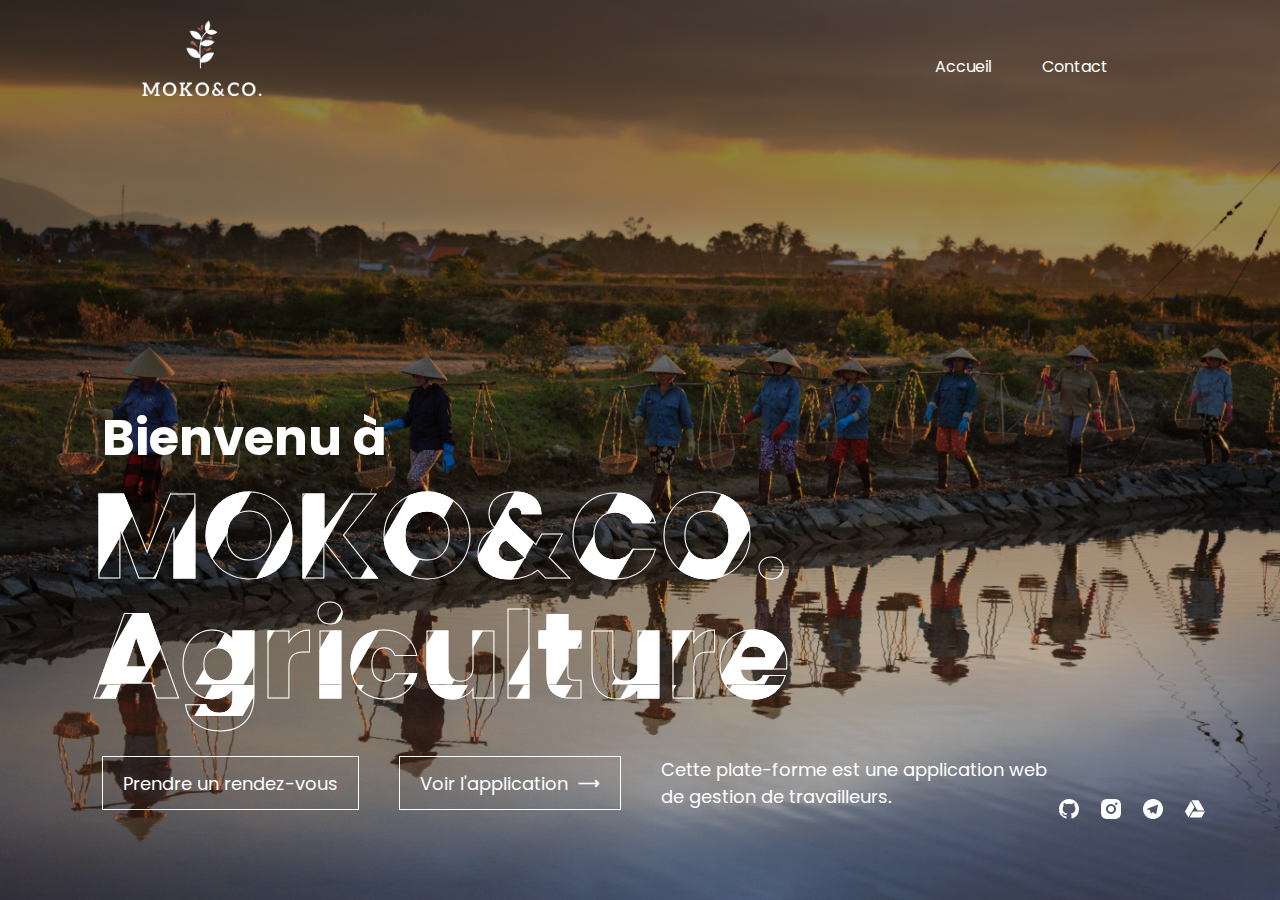
<file: index.html>
<!DOCTYPE html>
<html lang="fr">
	<head>
		<meta charset="UTF-8" />
		<meta http-equiv="X-UA-Compatible" content="IE=edge" />
		<meta name="viewport" content="width=device-width, initial-scale=1.0" />
		<link rel="stylesheet" href="CSS/style.css" />
		<title>Page d'accueil</title>
	</head>
	<body id="pageindex">
		<div class="container">
			<nav>
				<img src="IMG/Organic_Farms_blue-removebg-preview.png" alt="" class="logo" />
				<ul>
					<li><a href="#">Accueil</a></li>
					<li><a href="">Contact</a></li>
				</ul>
			</nav>

			<section class="site-container">
				<p>Bienvenu à</p>
				<h1>MOKO&CO.<br>Agriculture</h1>

				<div class="row">
					<a href="#">Prendre un rendez-vous</a>
					<a href="HTML/login.html">Voir l'application <span>&#x27f6</span></a>
					<span>
						Cette plate-forme est une application web<br />
						de gestion de travailleurs.
					</span>
				</div>
			</section>

            <section class="social-icons">
                <a href="#"><img src="IMG/github-fill.png" alt=""></a>
                <a href="#"><img src="IMG/instagram-fill.png" alt=""></a>
                <a href="#"><img src="IMG/telegram-fill.png" alt=""></a>
                <a href="https://drive.google.com/file/d/1u2ZQxyamKsgJ4JxO-kYbytfxaaEkOT_a/view?usp=sharing" target="_blank"><img src="IMG/drive-fill.png" alt=""></a>
            </section>
		</div>
	</body>
</html>
</file>
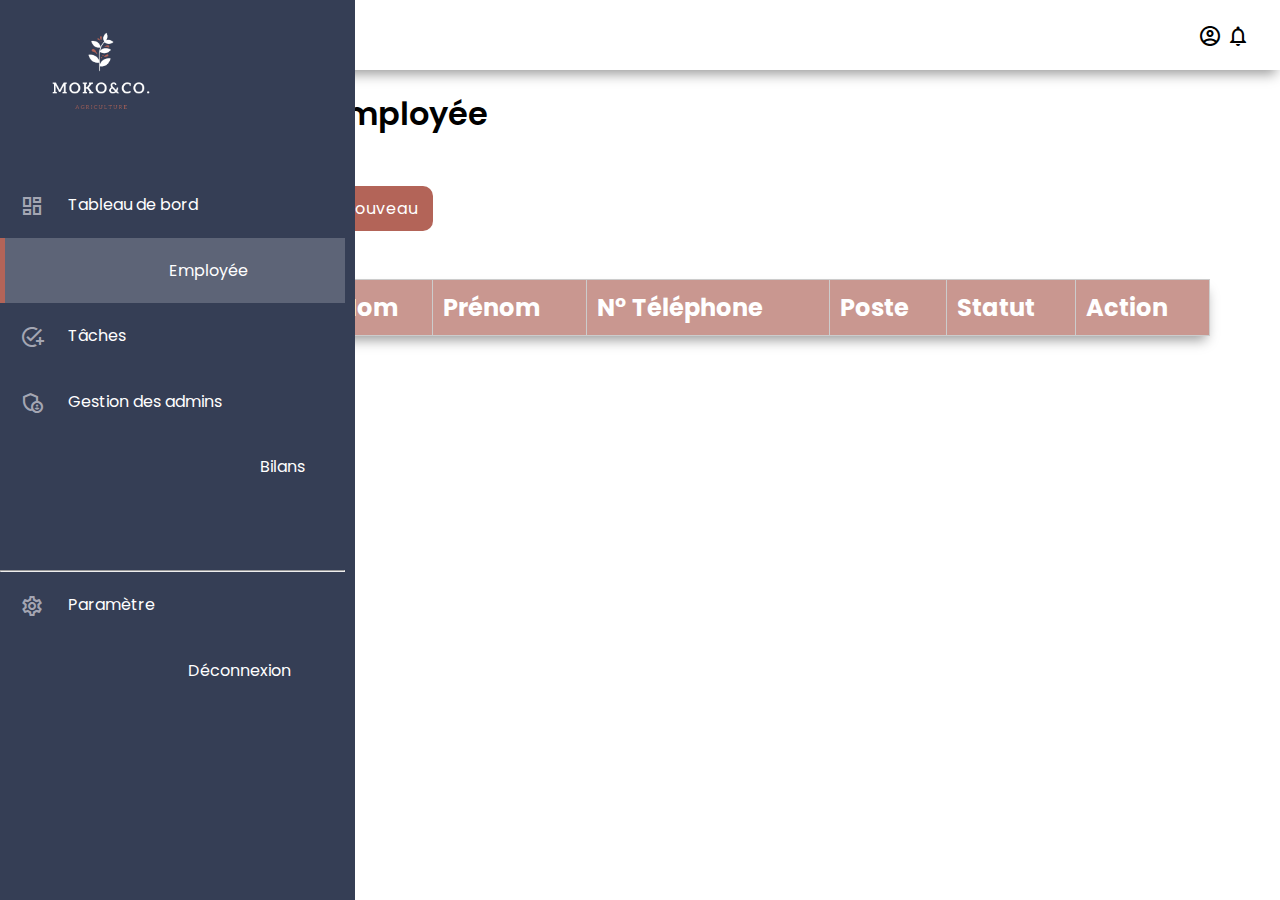
<file: HTML/employe.html>
<!DOCTYPE html>
<html lang="en">
<head>
    <meta charset="UTF-8">
    <meta http-equiv="X-UA-Compatible" content="IE=edge">
    <meta name="viewport" content="width=device-width, initial-scale=1.0">
    <title>Employee - Moko&Co</title>

    <!-- lien CSS -->
    <link rel="stylesheet" href="../CSS/style.css">
    <!-- icons avec material icons -->
    <link href="https://fonts.googleapis.com/icon?family=Material+Icons+Outlined" rel="stylesheet">
</head>
<body id="body-employe">
    <div class="grid-container">
        <header class="header">
            <div class="menu-icon">
                <span class="material-icons-outlined">
                    menu
                </span>
            </div>
            <div class="header-left">
                <span class="material-icons-outlined">
                    search
                </span>
            </div>
            <div class="header-right">
                <span class="nom_du_conect">
                    
                </span>
                <span class="material-icons-outlined">
                    account_circle
                </span>
                <span class="material-icons-outlined">
                    notifications
                </span>
            </div>
        </header>

        <aside id="sidebar">
            <div class="sidebar-title">
                <div class="sidebar-brand">
                    <span class="material-icons-outlined" title="Moko&Co">
                        <img src="../IMG/Organic_Farms_blue-removebg-preview.png" alt="" width="100%" height="100">
                    </span>
                </div>    
            </div>
            <ul class="sidebar-list">
                <li class="sidebar-list-item">
                    <span class="material-icons-outlined" title="Tableau de bord">
                        dashboard
                    </span>
                    <a href="dashboard.html"><span class="label-item">
                        Tableau de bord
                    </span> </a>
                </li> 
                <li class="sidebar-list-item sidebar-active">
                    <span class="material-icons-outlined" title="Employés">
                        badge
                    </span>
                    <a href="employe.html"><span class="label-item">
                        Employée
                    </span> </a>
                </li> 
                <li class="sidebar-list-item">
                    <span class="material-icons-outlined" title="Tâches">
                        add_task
                    </span>
                    <a href="tache.html"><span class="label-item">
                        Tâches
                    </span> </a> 
                </li> 
                <li class="sidebar-list-item">
                    <span class="material-icons-outlined" title="Gestion des admins ">
                        admin_panel_settings
                    </span>
                    <a href="login.html"><span class="label-item">
                        Gestion des admins
                    </span> </a>
                </li> 
                <li class="sidebar-list-item" style="margin-bottom:70px;">
                    <span class="material-icons-outlined" title="Moko&Co">
                        summarize
                    </span>
                    <a href="login.html"><span class="label-item">
                        Bilans
                    </span> </a>
                </li> 

                <li><hr></li>
                <li class="sidebar-list-item">
                    <span class="material-icons-outlined" title="Moko&Co">
                        settings
                    </span>
                    <a href="login.html"><span class="label-item">
                        Paramètre
                    </span> </a>
                </li> 
                <li class="sidebar-list-item">
                    <span class="material-icons-outlined" title="Moko&Co">
                        logout
                    </span>
                    <a href="login.html"><span class="label-item">
                        Déconnexion
                    </span> </a>
                </li> 
            </ul>
        </aside>

        <main class="main-container">
            <div class="main-title">
                <p class="fw-600">Employée</p>
            </div>

            <div class="main-ajout">
                <button id="btnEmploiAjout">Nouveau</button>
            </div>

            <!-- The Modal -->
            <div id="employeeModal" class="modal">

                <!-- Modal content -->
                <div class="modal-content">
                    <span class="close">&times;</span>
                    <div class="form-container">
                        <form method="post">
                            <label for="nom">Nom:</label>
                            <input class="form-control" required placeholder="Konan" type="text" id="nom" name="nom">
                            <label for="prenom">Prénom:</label>
                            <input class="form-control" required placeholder="Moise" type="prenom" id="prenom" name="prenom">
                            <label for="poste">Poste:</label>
                            <input class="form-control" required placeholder="Developeur" type="text" id="poste" name="poste">
                            <label for="telephone">Telephone:</label>
                            <input class="form-control" required placeholder="0506348232" type="number" id="telephone" name="telephone">
                            <label for="statut">Statut:</label>
                            <input class="form-control" required placeholder="2 Tâches" type="text" id="statut" name="statut">
                            <button type="submit" class="addEmployeButton">Ajouter </button>
                        </form>
                    </div>
                </div>
            </div>

            <div class="box-table">
                <table class="table-employ">
                    <thead>
                        <tr>
                            <th>Nom</th>
                            <th>Prénom</th>
                            <th>N° Téléphone</th>
                            <th>Poste</th>
                            <th>Statut</th>
                            <th>Action</th>
                        </tr>
                    </thead>

                    <tbody>
                    </tbody> 
                </table>
            </div>
        </main>
    </div>

    <!-- Lien du js -->
    <script src="../JS/employee.js"></script>
</body>
</html>
</file>
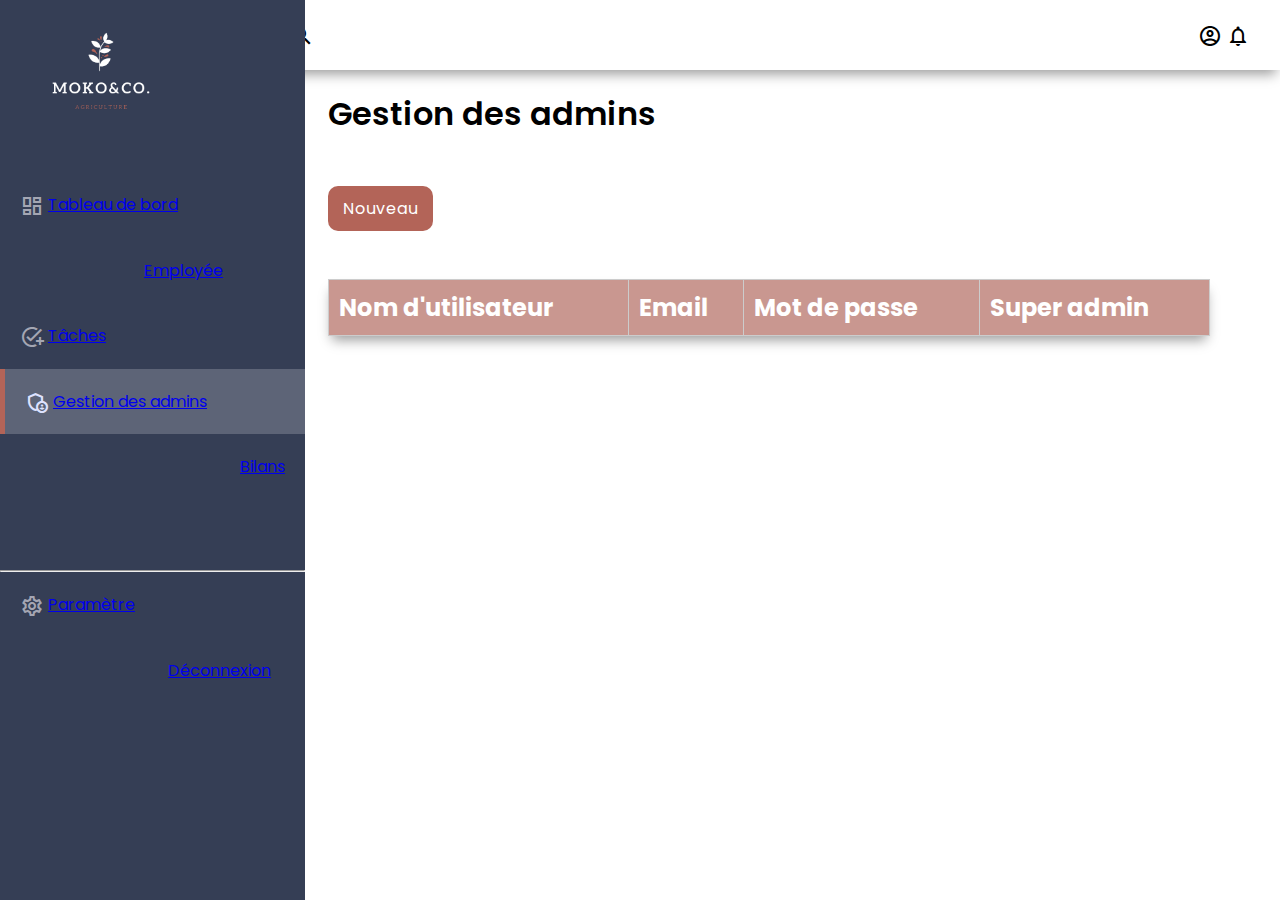
<file: HTML/gestion-admin.html>
<!DOCTYPE html>
<html lang="en">
<head>
    <meta charset="UTF-8">
    <meta http-equiv="X-UA-Compatible" content="IE=edge">
    <meta name="viewport" content="width=device-width, initial-scale=1.0">
    <title>Employee - Moko&Co</title>

    <!-- lien CSS -->
    <link rel="stylesheet" href="../CSS/gestion-ad.css">
    <!-- icons avec material icons -->
    <link href="https://fonts.googleapis.com/icon?family=Material+Icons+Outlined" rel="stylesheet">
</head>
<body id="body-employe">
    <div class="grid-container">
        <header class="header">
            <div class="menu-icon">
                <span class="material-icons-outlined">
                    menu
                </span>
            </div>
            <div class="header-left">
                <span class="material-icons-outlined">
                    search
                </span>
            </div>
            <div class="header-right">
                <span class="nom_du_conect">
                    
                </span>
                <span class="material-icons-outlined">
                    account_circle
                </span>
                <span class="material-icons-outlined">
                    notifications
                </span>
            </div>
        </header>

        <aside id="sidebar">
            <div class="sidebar-title">
                <div class="sidebar-brand">
                    <span class="material-icons-outlined" title="Moko&Co">
                        <img src="../IMG/Organic_Farms_blue-removebg-preview.png" alt="" width="100%" height="100">
                    </span>
                </div>    
            </div>
            <ul class="sidebar-list">
                <li class="sidebar-list-item">
                    <span class="material-icons-outlined" title="Tableau de bord">
                        dashboard
                    </span>
                    <a href="dashboard.html"><span class="label-item">
                        Tableau de bord
                    </span> </a>
                </li> 
                <li class="sidebar-list-item">
                    <span class="material-icons-outlined" title="Employés">
                        badge
                    </span>
                    <a href="employe.html"><span class="label-item">
                        Employée
                    </span> </a>
                </li> 
                <li class="sidebar-list-item">
                    <span class="material-icons-outlined" title="Tâches">
                        add_task
                    </span>
                    <a href="tache.html"><span class="label-item">
                        Tâches
                    </span> </a> 
                </li> 
                <li class="sidebar-list-item sidebar-active">
                    <span class="material-icons-outlined" title="Gestion des admins ">
                        admin_panel_settings
                    </span>
                    <a href="login.html"><span class="label-item">
                        Gestion des admins
                    </span> </a>
                </li> 
                <li class="sidebar-list-item" style="margin-bottom:70px;">
                    <span class="material-icons-outlined" title="Moko&Co">
                        summarize
                    </span>
                    <a href="login.html"><span class="label-item">
                        Bilans
                    </span> </a>
                </li> 

                <li><hr></li>
                <li class="sidebar-list-item">
                    <span class="material-icons-outlined" title="Moko&Co">
                        settings
                    </span>
                    <a href="login.html"><span class="label-item">
                        Paramètre
                    </span> </a>
                </li> 
                <li class="sidebar-list-item">
                    <span class="material-icons-outlined" title="Moko&Co">
                        logout
                    </span>
                    <a href="login.html"><span class="label-item">
                        Déconnexion
                    </span> </a>
                </li> 
            </ul>
        </aside>

        <main class="main-container">
            <div class="main-title">
                <p class="fw-600">Gestion des admins</p>
            </div>

            <div class="main-ajout">
                <button id="btnEmploiAjout">Nouveau</button>
            </div>

            <!-- The Modal -->
            <div id="employeeModal" class="modal">

                <!-- Modal content -->
                <div class="modal-content">
                    <span class="close">&times;</span>
                    <div class="form-container">
                        <form method="post">
                            <label for="username">Username:</label>
                            <input class="form-control" required placeholder="Konan" type="text" id="username" name="username">
                            <label for="email">Email:</label>
                            <input class="form-control" required placeholder="mokonan99@gmail.com" type="email" id="email" name="email">
                            <label for="password">Mot de passe:</label>
                            <input class="form-control" required placeholder="" type="password" id="password" name="password">
                            <button type="submit" class="addEmployeButton">Créer </button>
                        </form>
                    </div>
                </div>
            </div>

            <div class="box-table">
                <table class="table-employ">
                    <thead>
                        <tr>
                            <th>Nom d'utilisateur</th>
                            <th>Email</th>
                            <th>Mot de passe</th>
                            <th>Super admin</th>
                        </tr>
                    </thead>

                    <tbody>
                    </tbody> 
                </table>
            </div>
        </main>
    </div>

    <!-- Lien du js -->
    <script src="../JS/gestion-ad.js"></script>
</body>
</html>
</file>
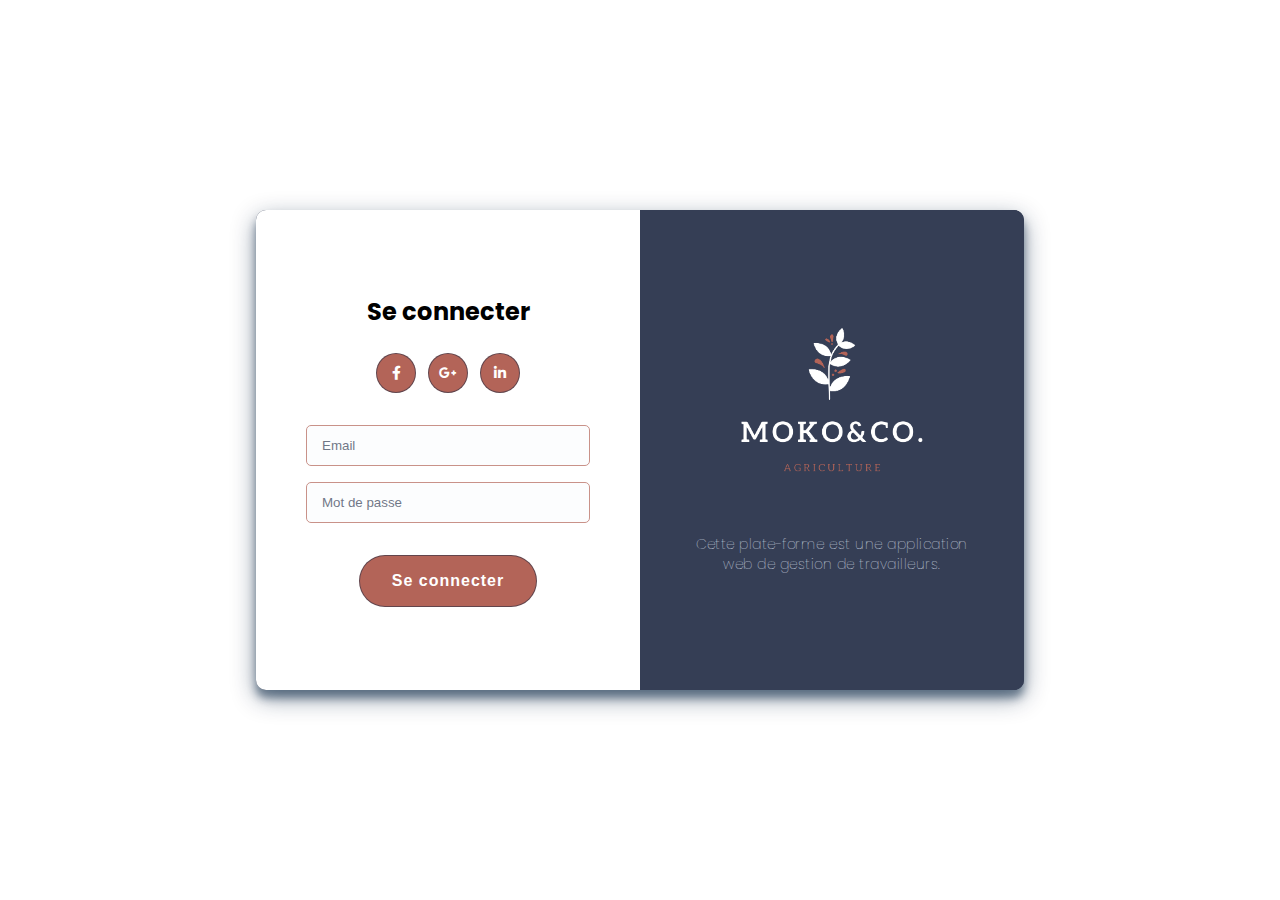
<file: HTML/login.html>
<!DOCTYPE html>
<html lang="fr">

<head>
	<meta charset="utf-8" />
	<title>Connexion - Moko&Co</title>
	<link rel="stylesheet" href="../CSS/form_.css" />
	<link rel="stylesheet" href="https://cdnjs.cloudflare.com/ajax/libs/font-awesome/5.14.0/css/all.min.css" />
</head>

<body>
	<div class="container" id="container">
		<div class="form-container login-container">
			<form action="#">
				<h1>Se connecter</h1>
				<div class="social-container">
					<a href="#"><i class="fab fa-facebook-f"></i></a>
					<a href="#"><i class="fab fa-google-plus-g"></i></a>
					<a href="#"><i class="fab fa-linkedin-in"></i></a>
				</div>
				<!-- <span>Je n'ai pas de compte</span> -->
				<input type="email" placeholder="Email" id="email">
				<input type="password" placeholder="Mot de passe" id="password">
				<button class="btn-login">Se connecter</button>
			</form>
		</div>

		<div class="overlay-container">
			<div class="overlay">
				<div class="overlay-panel overlay-right">
                    <a href="../index.html"><img src="../IMG/Organic_Farms_blue-removebg-preview.png" alt="" width="100%"></a>
					<p>
						Cette plate-forme est une application web
						de gestion de travailleurs.
					</p>
				</div>
			</div>
		</div>
	</div>

	<script src="../JS/login.js" charset="utf-8"></script>
</body>

</html>
</file>
<file: CSS/style.css>
/* Import google font */
@import url('https://fonts.googleapis.com/css2?family=Poppins:ital,wght@0,100;0,200;0,300;0,400;0,600;0,700;1,100;1,200&display=swap');

/* LES STYLES PAR DEFAUTS */
*,
*::before,
*::after {
	box-sizing: border-box;
	margin: 0;
	padding: 0;
	outline: none;
	font-family: 'Poppins', sans-serif;
}

:root {
	--background-color1: #353E55;
	--background-color3: #ffffff;
	--background-color4: #F7F8FC;
	--primary-color: #B36458;
	--secondary-color: #B36458;
	--Border-color: #ffffff2e;
	--one-use-color: #B36458;
	--two-use-color: #b36458b7;
}

button.ghost {
	background-color: transparent;
}

button {
	background-color: #B36458;
	color: #fff;
	border: none;
	font-size: 16px;
	padding: 10px 15px;
	/* margin-top: 24px; */
	letter-spacing: 1px;
	border-radius: 10px;
	border-color: rgba(0, 32, 63, .45);
	transition: .2s ease-in;
}

button:hover {
	cursor: pointer;
	background-color: #fff;
	color: #B36458;
	border: 1px solid #B36458;
}

button:active {
	transform: scale(.95);
}



/* =========== START PAGE ACCUEIL =========== */

#pageindex .container {
	position: relative;
	height: 100vh;
	width: 100%;
	background: linear-gradient(rgba(0, 0, 0, 0.5), rgba(0, 0, 0, 0.1)), url('../IMG/baniere1.jpg');
	background-size: cover;
	background-position: center;
	padding: 0 8%;
}

nav {
	display: flex;
	justify-content: space-between;
	align-items: center;
	flex-wrap: wrap;
	padding: 5px 0;
}

nav .logo {
	width: 200px;
	cursor: pointer;
}

nav .cart {
	width: 40px;
	cursor: pointer;
}

nav ul {
	display: flex;
	justify-content: flex-end;
	flex: 1;
	padding-right: 40px;
	text-align: right;
	list-style-type: none;
}

ul li {
	margin-right: 10px;
}

ul li a {
	position: relative;
	padding: 10px 20px;
	text-decoration: none;
	color: #fff;
	font-size: 16px;
}

ul li a::after {
	content: '';
	position: absolute;
	bottom: 0;
	right: 0;
	width: 0;
	transform: translateX(-50%) translateY(-5px);
	height: 3px;
	background: #353E55;
	transition: 0.3s;
}

ul li a:hover::after {
	width: 38%;
}

.site-container {
	position: absolute;
	bottom: 10%;
	color: #fff;
}

.site-container p {
	font-size: 50px;
	font-weight: bold;
}

.site-container h1 {
	font-size: 120px;
	line-height: 120px;
	margin-left: -10px;
	color: transparent;
	-webkit-text-stroke: 1px white;
	background: url('../IMG/pattern.png');
	-webkit-background-clip: text;
	background-clip: text;
	background-position: 0 0;
	animation: animate 20s linear 2s infinite alternate;
}

@keyframes animate {
	100% {
		background-position: -500px 0;
	}
}

.site-container .row {
	display: flex;
	justify-content: center;
	flex-wrap: wrap;
	margin-top: 40px;
}

.row a {
	display: flex;
	align-items: center;
	padding: 5px 20px;
	text-decoration: none;
	color: #fff;
	border: 1px solid #fff;
	margin-right: 40px;
	font-size: 18px;
	transition: 0.3s;
}

.row a:hover {
	background-color: #fff;
	color: #000;
}

.row a span {
	font-size: 15px;
	font-weight: bold;
	line-height: 2;
	margin-left: 10px;
}

.row span {
	font-size: 18px;
}

.social-icons {
	position: absolute;
	right: 5%;
	bottom: 8%;
}

.social-icons a {
	padding: 5px;
	margin-right: 4px;
}

/* =========== END PAGE ACCUEIL =========== */

/* ***********************************************
*********************************************** */

/* =========== START PAGE DASHBORD =========== */

#body-dashbord{
	background: #F7F8FC;
}

.material-icons-outlined{
	vertical-align: middle;
	line-height: 1px;
}

.grid-container{
	display: grid;
	grid-template-columns: 260px 1fr 1fr 1fr;
	grid-template-rows: 0.2fr 3fr;
	grid-template-areas: 'sidebar header header header' 'sidebar main main main';
	height: 100vh;
}

/* ==== Header ==== */
.header{
	grid-area: header;
	height: 70px;
	display: flex;
	justify-content: space-between;
	align-items: center;
	padding: 0 30px;
	box-shadow: 0 8px 12px -4px rgba(0, 0, 0, 0.4);
	/* background-color: #234; */
}

.menu-icon{
	display: none;
}

/* ==== Sidebar ==== */
#sidebar{
	grid-area: sidebar;
	color: #A4A6B3;
	height: 100%;
	overflow-y: auto;
	transition: all .3s ease-in;
	background-color: #353E55;
	position: fixed;
}

.sidebar-title{
	display: flex;
	justify-content: space-between;
	align-items: center;
	padding: 20px;
	margin-bottom: 32px;
	color: #000;
}

.sidebar-brand{
	font-size: 20px;
	font-weight: 300;
}

.sidebar-list{
	padding: 0;
	margin-top: 16px;
	list-style-type: none;
}

.sidebar-active, .body-employe .sidebar-active{
	border-left: 5px solid #B36458;
	background-color: rgba(255, 255, 255, 0.2);
	color: #DDE2FF;
	cursor: pointer;
}

.sidebar-list-item{
	padding: 20px;
	transition: .3s ease-in;
}

.sidebar-list-item:hover{
	background-color: rgba(255, 255, 255, 0.2);
	color: #DDE2FF;
	cursor: pointer;
}

/* ==== Main ==== */
.main-container{
	grid-area: main;
	overflow-y: auto;
	padding: 20px;
	/* background-color: #ADE; */
}

.main-title{
	display: flex;
	justify-content: space-between;
	margin-left: 3rem;
	margin-bottom: 2rem;
}


.box-container {
	display: flex;
	justify-content: space-evenly;
	align-items: center;
	flex-wrap: wrap;
	gap: 50px;
	margin: 70px auto;
}


.box {
	height: 150px;
	width: 300px;
	border-radius: 20px;
	box-shadow: 3px 3px 10px rgba(0, 30, 87, 0.751);
	padding: 20px;
	display: flex;
	align-items: center;
	justify-content: space-around;
	cursor: pointer;
	transition: transform 0.3s ease-in-out;
}

.box:hover {
	transform: scale(1.08);
}
	

.box:nth-child(1) {
	background-color: var(--one-use-color);
}

.box:nth-child(2) {
	background-color: var(--two-use-color);
}

.box:nth-child(3) {
	background-color: var(--one-use-color);
}

.box:nth-child(4) {
	background-color: var(--two-use-color);
}
	

.box img {
	height: 50px;
}

.box .text {
	color: white;
}

.topic {
	font-size: 13px;
	font-weight: 400;
	letter-spacing: 1px;
}
	
.topic-heading {
	font-size: 30px;
	letter-spacing: 3px;
}


.stats{
	display: grid;
	grid-template-columns: 1fr 1fr;
	gap: 70px;
	margin-left: 80px;
	margin-right: 80px;
}

.stats-card{
	background-color: #F7F8FC;
	padding: 25px;
	margin-bottom: 20px;

	border: 1px solid rgb(194, 194, 194);
	box-shadow: 0 8px 12px -4px rgba(0, 0, 0, 0.4);
}

.stat-title{
	display: flex;
	align-items: center;
	justify-content: center;
	font-size: 24px;
	font-weight: 600;
}
.fw-600{
	font-weight: 600;
	font-size: 2rem;
}

.fw-200{
	font-weight: 200;
}


/* ========= dashboard.RESPONSIVE =========== */

@media screen and (max-width: 1273px) {
	.card-inner > span{
		display: none;
	}

	.sidebar-brand > img{
		width: 100%;
	}
}

/* *md mw <= 992px */

@media screen and (max-width: 992px) {
	.grid-container{
		grid-template-columns: 120px 1fr;
		grid-template-areas: 'sidebar header' 'sidebar main';
	}

	#sidebar{
		width: 20%;
	}

	.sidebar-brand > img{
		width: 100%;
	}

	.sidebar-title{
		justify-content: center;
	}

	.sidebar-title > span{
		display: inline;
	}

	.sidebar-brand > .label-title{
		display: none;
	}

	.sidebar-list{
		text-align: center;
	}

	.sidebar-list-item > .label-item{
		display: none;
	}

	.sidebar-list-item > :not(.label-item),
	.sidebar-brand > :not(.label-title){
		font-size: 16px;
	}
}

/* *sm mw <= 768px */

@media screen and (max-width: 768px) {
	.grid-container{
		position: relative;
		grid-template-columns: 1fr;
		grid-template-areas: 'header' 'main';
	}

	.sidebar-brand > img{
		width: 100%;
	}

	.main-title{
		display: flex;
		justify-content: space-between;
		margin-left: 1rem;
		margin-bottom: .2rem;
	}
	
	.main-title > p{
		font-size: 1.5rem;
	}
	
	.box-container {
		display: flex;
		justify-content: space-evenly;
		align-items: center;
		flex-wrap: wrap;
		gap: 50px;
		margin: 70px auto;
	}
	
	

	.card-inner > span{
		display: block;
	}

	.main-cards{
		grid-template-columns: 1fr;
		gap: 10px;
		margin-bottom: 0;
	}

	.stats{
		grid-template-columns: 1fr;
		margin-top: 30px;
	}

	#sidebar{
		position: absolute;
		width: 120px;
		transform: translateX(-120px);
	}

	.menu-icon{
		display: flex;
		justify-content: center;
		align-items: center;
		width: 40px;
		height: 40px;
		cursor: pointer;
		transition: .3s ease-in;
	}

	.menu-icon:hover{
		background-color: rgba(0, 0, 0, 0.2);
		cursor: pointer;
	}

	.sidebar-responsive{
		display: block;
		transform: translateX(0) !important;
	}

	.sidebar-responsive + .main-container, .header-responsive{
		width: calc(100% - 120px);
		transform: translateX(120px);
		transition: .3s ease-in;
		overflow-x: hidden;
	}

	.stats-card *{
		width: 100% !important;
	}
}

/* *xs mw <= 576px */

@media screen and (max-width: 576px) {

	.sidebar-brand > img{
		width: 100%;
	}

	#sidebar{
		width: 70px;
	}

	.sidebar-responsive + .main-container, .header-responsive{
		width: calc(100% - 70px);
		transform: translateX(70px);
	}

	.stats{
		display: flex;
		flex-direction: column;	
		width: 100%;
		margin: 0;
	}
}

/* =========== END PAGE DASHBORD =========== */

/* ***********************************************
*********************************************** */

/* =========== START PAGE EMPLOYEE =========== */

.main-ajout{
	margin: 3rem;
}

.table-employ{
	width: 90%;
	border-collapse: collapse;
	margin-left: 3rem;
	box-shadow: 0 8px 12px -4px rgba(0, 0, 0, 0.4);
}

.table-employ > thead > tr{
	font-size: 24px;
	font-weight: normal;
}

th, td{
	padding: 10px;
	text-align: left;
	border: 1px solid #ccc;
}

th{
	background-color: #b36458a1;
	color: #fff;
}

tr:nth-child(odd){
	background-color: #eee;
}

.btn-addTache{
	background-color: #B36458;
	color: #fff;
	margin: none;
	font-size: 6px;
	letter-spacing: 1px;
	border-radius: 5px;
	border-color: rgba(0, 32, 63, .45);
	box-shadow: 0 8px 12px -4px rgba(0, 0, 0, 0.4);
	transition: .2s ease-in;
}

/* The Modal (background) */
.modal {
    display: none; /* Hidden by default */
    position: fixed; /* Stay in place */
    z-index: 1; /* Sit on top */
    padding-top: 100px; /* Location of the box */
    left: 0;
    top: 0;
    width: 100%; /* Full width */
    height: 100%; /* Full height */
    overflow: auto; /* Enable scroll if needed */
    background-color: rgb(0, 0, 0); /* Fallback color */
    background-color: rgba(0, 0, 0, 0.4); /* Black w/ opacity */
}
  
  /* Modal Content */
  .modal-content {
    background-color: #fefefe;
    margin: auto;
    padding: 20px;
    border: 1px solid #888;
    width: 50%;
  }
  
  /* The Close Button */
  .close {
    color: #aaaaaa;
    float: right;
    font-size: 28px;
    font-weight: bold;
  }
  
  .close:hover,
  .close:focus {
    color: #000;
    text-decoration: none;
    cursor: pointer;
  }
  
  .form-control {
    width: 80%;
    padding: 12px 20px;
    margin: 8px 0;
    display: inline-block;
    border: 1px solid #ccc;
    border-radius: 4px;
    box-sizing: border-box;
  }



  .container {
	width: 960px;
	padding-right: 15px;
	padding-left: 15px;
	margin-right: auto;
	margin-left: auto;
  }
  
  .count {
	color: #04aa6d;
  }
  
  .title-content {
	display: flex;
	justify-content: space-between;
	align-items: center;
  }
  
  #addContactModalButton {
	background-color: #04aa6d;
	color: white;
	border: 1px solid #04aa6d;
	padding: 5px 15px;
	cursor: pointer;
  }
  
  .addEmployeButton {
	background-color: #B36458;
	color: white;
	border: 1px solid #0470aa;
	padding: 14px 20px;
	cursor: pointer;
	width: 20%;
	text-align: center;
	border: none;
  }
  
  .table {
	border-collapse: collapse;
	width: 100%;
  }
  
  .table td,
  .table th {
	border: 1px solid #ddd;
	padding: 8px;
  }
  
  .table tr:hover {
	background-color: #ddd;
  }
  
  .table th {
	padding-top: 12px;
	padding-bottom: 12px;
	text-align: left;
	background-color: #04aa6d;
	color: white;
  }
  
  .delete-btn {
	background-color: rgba(224, 86, 86, 0.714);
	color: white;
	/* border: 1px solid red; */
	padding: 5px 15px;
	cursor: pointer;
  }
  
  /* The Modal (background) */
  .modal {
	display: none; /* Hidden by default */
	position: fixed; /* Stay in place */
	z-index: 1; /* Sit on top */
	padding-top: 100px; /* Location of the box */
	left: 0;
	top: 0;
	width: 100%; /* Full width */
	height: 100%; /* Full height */
	overflow: auto; /* Enable scroll if needed */
	background-color: rgb(0, 0, 0); /* Fallback color */
	background-color: rgba(0, 0, 0, 0.4); /* Black w/ opacity */
  }
  
  /* Modal Content */
  .modal-content {
	background-color: #fefefe;
	margin: auto;
	padding: 20px;
	border: 1px solid #888;
	width: 50%;
  }
  
  /* The Close Button */
  .close {
	color: #aaaaaa;
	float: right;
	font-size: 28px;
	font-weight: bold;
  }
  
  .close:hover,
  .close:focus {
	color: #000;
	text-decoration: none;
	cursor: pointer;
  }
  
  .form-control {
	width: 100%;
	padding: 12px 20px;
	margin: 8px 0;
	display: inline-block;
	border: 1px solid #ccc;
	border-radius: 4px;
	box-sizing: border-box;
  }

/* ========= employee.RESPONSIVE =========== */
@media screen and (max-width: 968px){
	#sidebar{
		width: 15%;
	}
	.sidebar-list-item > a{
		display: none;
	}
}


@media screen and (max-width: 767px){
	.box-table{
		margin-left: -4rem;
		width: 100%;
	}
}


@media screen and (max-width: 700px) {

	.main-ajout{
		margin-left: 3rem;
	}

	.table-employ, thead, tbody, tr, th, td{
		display: block;
		width: 100%;
	}

	td{
		padding-left: 150px;
		position: relative;
		margin-top: -1px;
		background-color: #fff;
	}

	td:nth-child(odd){
		background-color: #eee;
	}

	thead{
		display: none;
	}

	td::before{
		padding: 10px;
		content: attr(data-label);
		position: absolute;
		top: 0;
		left: 0;
		width: 130px;
		bottom: 0;
		background-color: #000;
		color: #fff;
		display: flex;
		font-weight: bold;
	}

	tr{
		margin-bottom: 1rem;
	}
}

/* =========== END PAGE EMPLOYEE =========== */
</file>
<file: CSS/gestion-ad.css>
/* Import google font */
@import url('https://fonts.googleapis.com/css2?family=Poppins:ital,wght@0,100;0,200;0,300;0,400;0,600;0,700;1,100;1,200&display=swap');

/* LES STYLES PAR DEFAUTS */
*,
*::before,
*::after {
	box-sizing: border-box;
	margin: 0;
	padding: 0;
	outline: none;
	font-family: 'Poppins', sans-serif;
}

:root {
	--background-color1: #353E55;
	--background-color3: #ffffff;
	--background-color4: #F7F8FC;
	--primary-color: #B36458;
	--secondary-color: #B36458;
	--Border-color: #ffffff2e;
	--one-use-color: #B36458;
	--two-use-color: #b36458b7;
}

button.ghost {
	background-color: transparent;
}

button {
	background-color: #B36458;
	color: #fff;
	border: none;
	font-size: 16px;
	padding: 10px 15px;
	/* margin-top: 24px; */
	letter-spacing: 1px;
	border-radius: 10px;
	border-color: rgba(0, 32, 63, .45);
	transition: .2s ease-in;
}

button:hover {
	cursor: pointer;
	background-color: #fff;
	color: #B36458;
	border: 1px solid #B36458;
}

button:active {
	transform: scale(.95);
}


/* =========== START PAGE DASHBORD =========== */

#body-dashbord{
	background: #F7F8FC;
}

.material-icons-outlined{
	vertical-align: middle;
	line-height: 1px;
}

.grid-container{
	display: grid;
	grid-template-columns: 260px 1fr 1fr 1fr;
	grid-template-rows: 0.2fr 3fr;
	grid-template-areas: 'sidebar header header header' 'sidebar main main main';
	height: 100vh;
}

/* ==== Header ==== */
.header{
	grid-area: header;
	height: 70px;
	display: flex;
	justify-content: space-between;
	align-items: center;
	padding: 0 30px;
	box-shadow: 0 8px 12px -4px rgba(0, 0, 0, 0.4);
	/* background-color: #234; */
}

.menu-icon{
	display: none;
}

/* ==== Sidebar ==== */
#sidebar{
	grid-area: sidebar;
	color: #A4A6B3;
	height: 100%;
	overflow-y: auto;
	transition: all .3s ease-in;
	background-color: #353E55;
	position: fixed;
}

.sidebar-title{
	display: flex;
	justify-content: space-between;
	align-items: center;
	padding: 20px;
	margin-bottom: 32px;
	color: #000;
}

.sidebar-brand{
	font-size: 20px;
	font-weight: 300;
}

.sidebar-list{
	padding: 0;
	margin-top: 16px;
	list-style-type: none;
}

.sidebar-active, .body-employe .sidebar-active{
	border-left: 5px solid #B36458;
	background-color: rgba(255, 255, 255, 0.2);
	color: #DDE2FF;
	cursor: pointer;
}

.sidebar-list-item{
	padding: 20px;
	transition: .3s ease-in;
}

.sidebar-list-item:hover{
	background-color: rgba(255, 255, 255, 0.2);
	color: #DDE2FF;
	cursor: pointer;
}

/* ==== Main ==== */
.main-container{
	grid-area: main;
	overflow-y: auto;
	padding: 20px;
	/* background-color: #ADE; */
}

.main-title{
	display: flex;
	justify-content: space-between;
	margin-left: 3rem;
	margin-bottom: 2rem;
}


.box-container {
	display: flex;
	justify-content: space-evenly;
	align-items: center;
	flex-wrap: wrap;
	gap: 50px;
	margin: 70px auto;
}


.box {
	height: 150px;
	width: 300px;
	border-radius: 20px;
	box-shadow: 3px 3px 10px rgba(0, 30, 87, 0.751);
	padding: 20px;
	display: flex;
	align-items: center;
	justify-content: space-around;
	cursor: pointer;
	transition: transform 0.3s ease-in-out;
}

.box:hover {
	transform: scale(1.08);
}
	

.box:nth-child(1) {
	background-color: var(--one-use-color);
}

.box:nth-child(2) {
	background-color: var(--two-use-color);
}

.box:nth-child(3) {
	background-color: var(--one-use-color);
}

.box:nth-child(4) {
	background-color: var(--two-use-color);
}
	

.box img {
	height: 50px;
}

.box .text {
	color: white;
}

.topic {
	font-size: 13px;
	font-weight: 400;
	letter-spacing: 1px;
}
	
.topic-heading {
	font-size: 30px;
	letter-spacing: 3px;
}


.stats{
	display: grid;
	grid-template-columns: 1fr 1fr;
	gap: 70px;
	margin-left: 80px;
	margin-right: 80px;
}

.stats-card{
	background-color: #F7F8FC;
	padding: 25px;
	margin-bottom: 20px;

	border: 1px solid rgb(194, 194, 194);
	box-shadow: 0 8px 12px -4px rgba(0, 0, 0, 0.4);
}

.stat-title{
	display: flex;
	align-items: center;
	justify-content: center;
	font-size: 24px;
	font-weight: 600;
}
.fw-600{
	font-weight: 600;
	font-size: 2rem;
}

.fw-200{
	font-weight: 200;
}


/* ========= dashboard.RESPONSIVE =========== */

@media screen and (max-width: 1273px) {
	.card-inner > span{
		display: none;
	}

	.sidebar-brand > img{
		width: 100%;
	}
}

/* *md mw <= 992px */

@media screen and (max-width: 992px) {
	.grid-container{
		grid-template-columns: 120px 1fr;
		grid-template-areas: 'sidebar header' 'sidebar main';
	}

	#sidebar{
		width: 20%;
	}

	.sidebar-brand > img{
		width: 100%;
	}

	.sidebar-title{
		justify-content: center;
	}

	.sidebar-title > span{
		display: inline;
	}

	.sidebar-brand > .label-title{
		display: none;
	}

	.sidebar-list{
		text-align: center;
	}

	.sidebar-list-item > .label-item{
		display: none;
	}

	.sidebar-list-item > :not(.label-item),
	.sidebar-brand > :not(.label-title){
		font-size: 16px;
	}
}

/* *sm mw <= 768px */

@media screen and (max-width: 768px) {
	.grid-container{
		position: relative;
		grid-template-columns: 1fr;
		grid-template-areas: 'header' 'main';
	}

	.sidebar-brand > img{
		width: 100%;
	}

	.main-title{
		display: flex;
		justify-content: space-between;
		margin-left: 1rem;
		margin-bottom: .2rem;
	}
	
	.main-title > p{
		font-size: 1.5rem;
	}
	
	.box-container {
		display: flex;
		justify-content: space-evenly;
		align-items: center;
		flex-wrap: wrap;
		gap: 50px;
		margin: 70px auto;
	}
	
	

	.card-inner > span{
		display: block;
	}

	.main-cards{
		grid-template-columns: 1fr;
		gap: 10px;
		margin-bottom: 0;
	}

	.stats{
		grid-template-columns: 1fr;
		margin-top: 30px;
	}

	#sidebar{
		position: absolute;
		width: 120px;
		transform: translateX(-120px);
	}

	.menu-icon{
		display: flex;
		justify-content: center;
		align-items: center;
		width: 40px;
		height: 40px;
		cursor: pointer;
		transition: .3s ease-in;
	}

	.menu-icon:hover{
		background-color: rgba(0, 0, 0, 0.2);
		cursor: pointer;
	}

	.sidebar-responsive{
		display: block;
		transform: translateX(0) !important;
	}

	.sidebar-responsive + .main-container, .header-responsive{
		width: calc(100% - 120px);
		transform: translateX(120px);
		transition: .3s ease-in;
		overflow-x: hidden;
	}

	.stats-card *{
		width: 100% !important;
	}
}

/* *xs mw <= 576px */

@media screen and (max-width: 576px) {

	.sidebar-brand > img{
		width: 100%;
	}

	#sidebar{
		width: 70px;
	}

	.sidebar-responsive + .main-container, .header-responsive{
		width: calc(100% - 70px);
		transform: translateX(70px);
	}

	.stats{
		display: flex;
		flex-direction: column;	
		width: 100%;
		margin: 0;
	}
}

/* =========== END PAGE DASHBORD =========== */

/* ***********************************************
*********************************************** */

/* =========== START PAGE EMPLOYEE =========== */

.main-ajout{
	margin: 3rem;
}

.table-employ{
	width: 90%;
	border-collapse: collapse;
	margin-left: 3rem;
	box-shadow: 0 8px 12px -4px rgba(0, 0, 0, 0.4);
}

.table-employ > thead > tr{
	font-size: 24px;
	font-weight: normal;
}

th, td{
	padding: 10px;
	text-align: left;
	border: 1px solid #ccc;
}

th{
	background-color: #b36458a1;
	color: #fff;
}

tr:nth-child(odd){
	background-color: #eee;
}

.btn-addTache{
	background-color: #B36458;
	color: #fff;
	margin: none;
	font-size: 6px;
	letter-spacing: 1px;
	border-radius: 5px;
	border-color: rgba(0, 32, 63, .45);
	box-shadow: 0 8px 12px -4px rgba(0, 0, 0, 0.4);
	transition: .2s ease-in;
}

/* The Modal (background) */
.modal {
    display: none; /* Hidden by default */
    position: fixed; /* Stay in place */
    z-index: 1; /* Sit on top */
    padding-top: 100px; /* Location of the box */
    left: 0;
    top: 0;
    width: 100%; /* Full width */
    height: 100%; /* Full height */
    overflow: auto; /* Enable scroll if needed */
    background-color: rgb(0, 0, 0); /* Fallback color */
    background-color: rgba(0, 0, 0, 0.4); /* Black w/ opacity */
}
  
  /* Modal Content */
  .modal-content {
    background-color: #fefefe;
    margin: auto;
    padding: 20px;
    border: 1px solid #888;
    width: 50%;
  }
  
  /* The Close Button */
  .close {
    color: #aaaaaa;
    float: right;
    font-size: 28px;
    font-weight: bold;
  }
  
  .close:hover,
  .close:focus {
    color: #000;
    text-decoration: none;
    cursor: pointer;
  }
  
  .form-control {
    width: 80%;
    padding: 12px 20px;
    margin: 8px 0;
    display: inline-block;
    border: 1px solid #ccc;
    border-radius: 4px;
    box-sizing: border-box;
  }



  .container {
	width: 960px;
	padding-right: 15px;
	padding-left: 15px;
	margin-right: auto;
	margin-left: auto;
  }
  
  .count {
	color: #04aa6d;
  }
  
  .title-content {
	display: flex;
	justify-content: space-between;
	align-items: center;
  }
  
  #addContactModalButton {
	background-color: #04aa6d;
	color: white;
	border: 1px solid #04aa6d;
	padding: 5px 15px;
	cursor: pointer;
  }
  
  .addEmployeButton {
	background-color: #B36458;
	color: white;
	border: 1px solid #0470aa;
	padding: 14px 20px;
	cursor: pointer;
	width: 20%;
	text-align: center;
	border: none;
  }
  
  .table {
	border-collapse: collapse;
	width: 100%;
  }
  
  .table td,
  .table th {
	border: 1px solid #ddd;
	padding: 8px;
  }
  
  .table tr:hover {
	background-color: #ddd;
  }
  
  .table th {
	padding-top: 12px;
	padding-bottom: 12px;
	text-align: left;
	background-color: #04aa6d;
	color: white;
  }
  
  .delete-btn {
	background-color: rgba(224, 86, 86, 0.714);
	color: white;
	/* border: 1px solid red; */
	padding: 5px 15px;
	cursor: pointer;
  }
  
  /* The Modal (background) */
  .modal {
	display: none; /* Hidden by default */
	position: fixed; /* Stay in place */
	z-index: 1; /* Sit on top */
	padding-top: 100px; /* Location of the box */
	left: 0;
	top: 0;
	width: 100%; /* Full width */
	height: 100%; /* Full height */
	overflow: auto; /* Enable scroll if needed */
	background-color: rgb(0, 0, 0); /* Fallback color */
	background-color: rgba(0, 0, 0, 0.4); /* Black w/ opacity */
  }
  
  /* Modal Content */
  .modal-content {
	background-color: #fefefe;
	margin: auto;
	padding: 20px;
	border: 1px solid #888;
	width: 50%;
  }
  
  /* The Close Button */
  .close {
	color: #aaaaaa;
	float: right;
	font-size: 28px;
	font-weight: bold;
  }
  
  .close:hover,
  .close:focus {
	color: #000;
	text-decoration: none;
	cursor: pointer;
  }
  
  .form-control {
	width: 100%;
	padding: 12px 20px;
	margin: 8px 0;
	display: inline-block;
	border: 1px solid #ccc;
	border-radius: 4px;
	box-sizing: border-box;
  }

/* ========= employee.RESPONSIVE =========== */
@media screen and (max-width: 968px){
	#sidebar{
		width: 15%;
	}
	.sidebar-list-item > a{
		display: none;
	}
}


@media screen and (max-width: 767px){
	.box-table{
		margin-left: -4rem;
		width: 100%;
	}
}


@media screen and (max-width: 700px) {

	.main-ajout{
		margin-left: 3rem;
	}

	.table-employ, thead, tbody, tr, th, td{
		display: block;
		width: 100%;
	}

	td{
		padding-left: 150px;
		position: relative;
		margin-top: -1px;
		background-color: #fff;
	}

	td:nth-child(odd){
		background-color: #eee;
	}

	thead{
		display: none;
	}

	td::before{
		padding: 10px;
		content: attr(data-label);
		position: absolute;
		top: 0;
		left: 0;
		width: 130px;
		bottom: 0;
		background-color: #000;
		color: #fff;
		display: flex;
		font-weight: bold;
	}

	tr{
		margin-bottom: 1rem;
	}
}

/* =========== END PAGE EMPLOYEE =========== */
</file>
<file: CSS/form_.css>
/* Import google font */
@import url('https://fonts.googleapis.com/css2?family=Poppins:ital,wght@0,100;0,200;0,300;0,400;0,600;1,100;1,200&display=swap');

* {
	box-sizing: border-box;
	margin: 0;
	padding: 0;
}

body {
	/* background: #353E55; */
	display: flex;
	justify-content: center;
	align-items: center;
	flex-direction: column;
	font-family: 'Poppins', sans-serif;
	height: 100vh;
}

.container{
	position: relative;
	overflow: hidden;
	min-height: 480px;
	width: 768px;
	max-width: 100%;
	background-color: #353E55;
	border-radius: 10px;
	box-shadow: 0 8px 24px  rgba(0, 32, 63, .45),
		        0 8px 8px rgba(0, 32, 63, .45);
}

.form-container {
	position: absolute;
	top: 0;
	height: 100%;
	transition: .6s ease-in-out;
}

.sign-up-container {
	left: 0;
	width: 50%;
	opacity: 0;
	z-index: 1;
}

.container.panel-active .sign-up-container {
	transform: translateX(100%);
	opacity: 1;
	z-index: 5;
	animation: show .6s
}

@keyframes show {
	0%, 49.99% {
		opacity: 0;
		z-index: 1;
	}

	50%, 100% {
		opacity: 1;
		z-index: 5;
	}
}

.container.panel-active .login-container {
	transform: translateX(100%);
}

.login-container {
	left: 0;
	width: 50%;
	z-index: 2;
}

form {
	background-color: #fff;
	display: flex;
	align-items: center;
	justify-content: center;
	flex-direction: column;
	padding: 0 50px;
	height: 100%;
	text-align: center;
}

input {
	background-color: #FCFDFE;
    opacity: .7;
	border: 1px solid #B36458;
	border-radius: 5px;
	padding: 12px 15px;
	margin: 8px 0;
	width: 100%;
}

input::placeholder{
    color: #353E55;
}

button.ghost {
	background-color: transparent;
}

button {
	background-color: #B36458;
	color: #fff;
	border: 1px solid #B36458;
	font-size: 16px;
	font-weight: bold;
	padding: 16px 32px;
	margin-top: 24px;
	letter-spacing: 1px;
	border-radius: 50px;
	border-color: rgba(0, 32, 63, .45);
	transition: .2s ease-in;
}

button:hover {
	cursor: pointer;
	background-color: #fff;
	color: #B36458;
}

button:active {
	transform: scale(.95);
}

.social-container {
	margin: 24px 0;
}

.social-container a {
	display: inline-flex;
	justify-content: center;
	align-items: center;
	margin: 0 4px;
	height: 40px;
	width: 40px;
	border-radius: 50%;
	background-color: #B36458;
	border: 1px solid rgba(0, 32, 63, .45);
}

.social-container .fab{
	color: #fff;
}

h1 {
	margin: 0;
	font-size: 24px;
}

span {
	font-size: 14px;
}

a {
	text-decoration: none;
	font-size: 14px;
	margin: 8px 0 16px;
	color: #333;
}

.overlay-container {
	position: absolute;
	top: 0;
	left: 50%;
	width: 50%;
	height: 100%;
	overflow: hidden;
	z-index: 100;
	transition: transform .6s ease-in-out;
}

.container.panel-active .overlay-container {
	transform: translateX(-100%);
}

.overlay {
	background: linear-gradient(to right, #353E55, #e7f0fd);
	background: #353E55;
	color: #e7f0fd;
	position: relative;
	left: -100%;
	height: 100%;
	width: 200%;
	transform: translateX(0);
	transition: transform .6s ease-in-out;
}

.container.panel-active .overlay {
	transform: translateX(50%);
}

.overlay-panel {
	position: absolute;
	display: flex;
	align-items: center;
	justify-content: center;
	flex-direction: column;
	padding: 0 40px;
	text-align: center;
	top: 0;
	height: 100%;
	width: 50%;
	transform: translateX(0);
	transition: transform .6s ease-in-out;
}

.overlay-left {
	transform: translateX(-20%);
}

.container.panel-active .overlay-left {
	transform: translateX(0);
}

.overlay-right {
	right: 0;
	transform: translateX(0);
}

.container.panel-active .overlay-right {
	transform: translateX(20%);
}

p {
	font-size: 14px;
	font-weight: 100;
	line-height: 20px;
	letter-spacing: .5px;
	margin: 20px 0 30px;
}
</file>
